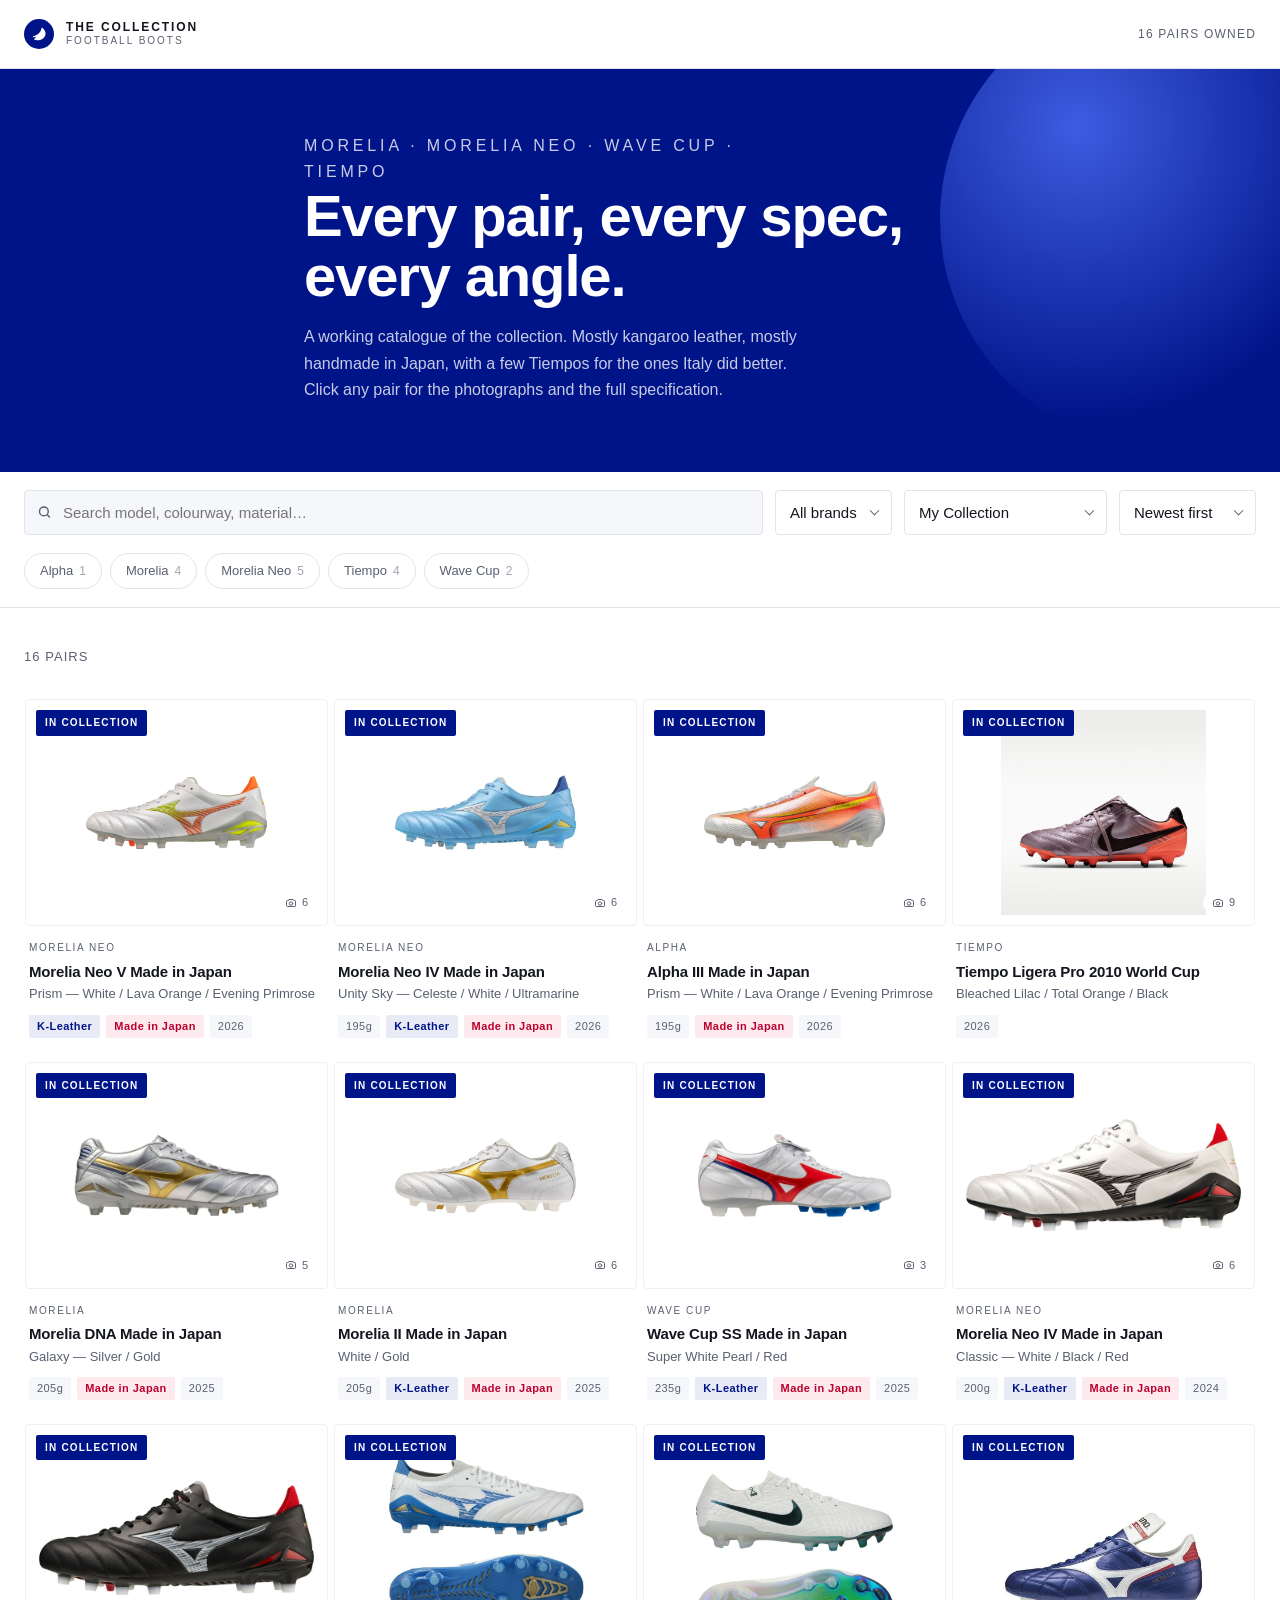
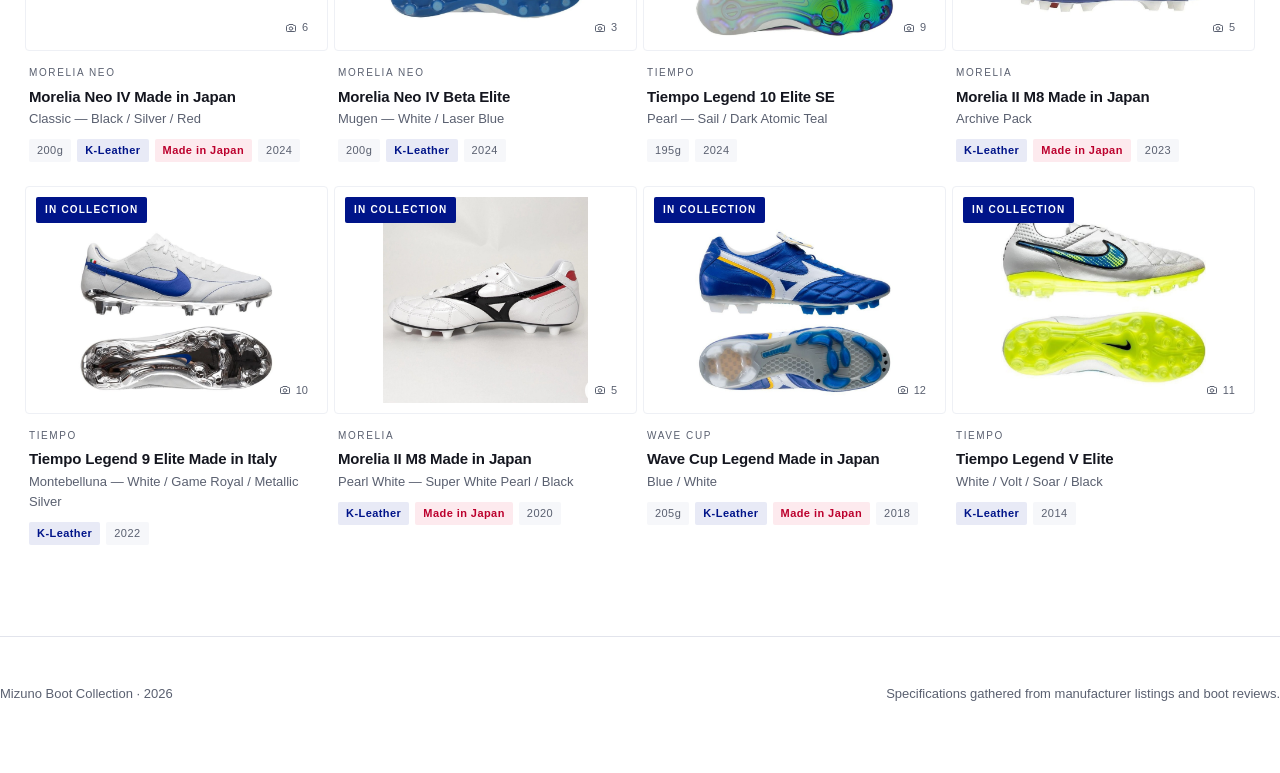
<file: index.html>
<!doctype html>
<html lang="en">
<head>
<meta charset="utf-8">
<meta name="viewport" content="width=device-width, initial-scale=1">
<title>Mizuno Boot Collection</title>
<meta name="description" content="A catalogue of a Mizuno football boot collection, with full specifications for every pair.">
<link rel="icon" href="assets/favicon.svg" type="image/svg+xml">
<meta name="theme-color" content="#001489">
<link rel="stylesheet" href="assets/css/styles.css">
</head>
<body>

<header class="masthead">
  <div class="wrap masthead__bar">
    <a class="brand" href="index.html">
      <span class="brand__mark" data-mark></span>
      <span class="brand__text">
        The Collection
        <span>Football Boots</span>
      </span>
    </a>
    <p class="masthead__count"><span data-owned-count>0 pairs</span> owned</p>
  </div>
</header>

<section class="hero">
  <div class="wrap hero__inner">
    <p class="hero__eyebrow">Morelia &middot; Morelia Neo &middot; Wave Cup &middot; Tiempo</p>
    <h1>Every pair, every spec, every angle.</h1>
    <p>
      A working catalogue of the collection. Mostly kangaroo leather, mostly
      handmade in Japan, with a few Tiempos for the ones Italy did better.
      Click any pair for the photographs and the full specification.
    </p>
  </div>
</section>

<div class="toolbar">
  <div class="wrap">
    <div class="toolbar__inner">
      <div class="search">
        <span data-search-icon></span>
        <input id="q" type="search" placeholder="Search model, colourway, material…" autocomplete="off">
      </div>

      <div class="select">
        <select id="brand" aria-label="Filter by brand">
          <option value="">All brands</option>
        </select>
      </div>

      <div class="select">
        <select id="view" aria-label="Which boots to show">
          <option value="owned">My Collection</option>
          <option value="all">Collection + Reference</option>
          <option value="ref">Reference only</option>
        </select>
      </div>

      <div class="select">
        <select id="sort" aria-label="Sort by">
          <option value="year-desc">Newest first</option>
          <option value="year-asc">Oldest first</option>
          <option value="weight-asc">Lightest first</option>
          <option value="weight-desc">Heaviest first</option>
          <option value="name">Name A–Z</option>
        </select>
      </div>
    </div>

    <div class="chips" id="chips"></div>
  </div>
</div>

<main class="wrap">
  <div class="results">
    <p class="results__count" id="count"></p>
    <button class="results__clear" id="clear" hidden>Clear filters</button>
  </div>

  <div class="grid" id="grid"></div>

  <div class="empty" id="empty" hidden>
    <h2>Nothing matches that.</h2>
    <p>Try a different search, or switch the view to include reference models that are not in the collection yet.</p>
  </div>
</main>

<footer class="foot wrap">
  <p>Mizuno Boot Collection &middot; <span data-year></span></p>
  <p>Specifications gathered from manufacturer listings and boot reviews.</p>
</footer>

<script src="data/boots.js"></script>
<script src="assets/js/common.js"></script>
<script src="assets/js/index.js"></script>
</body>
</html>
</file>
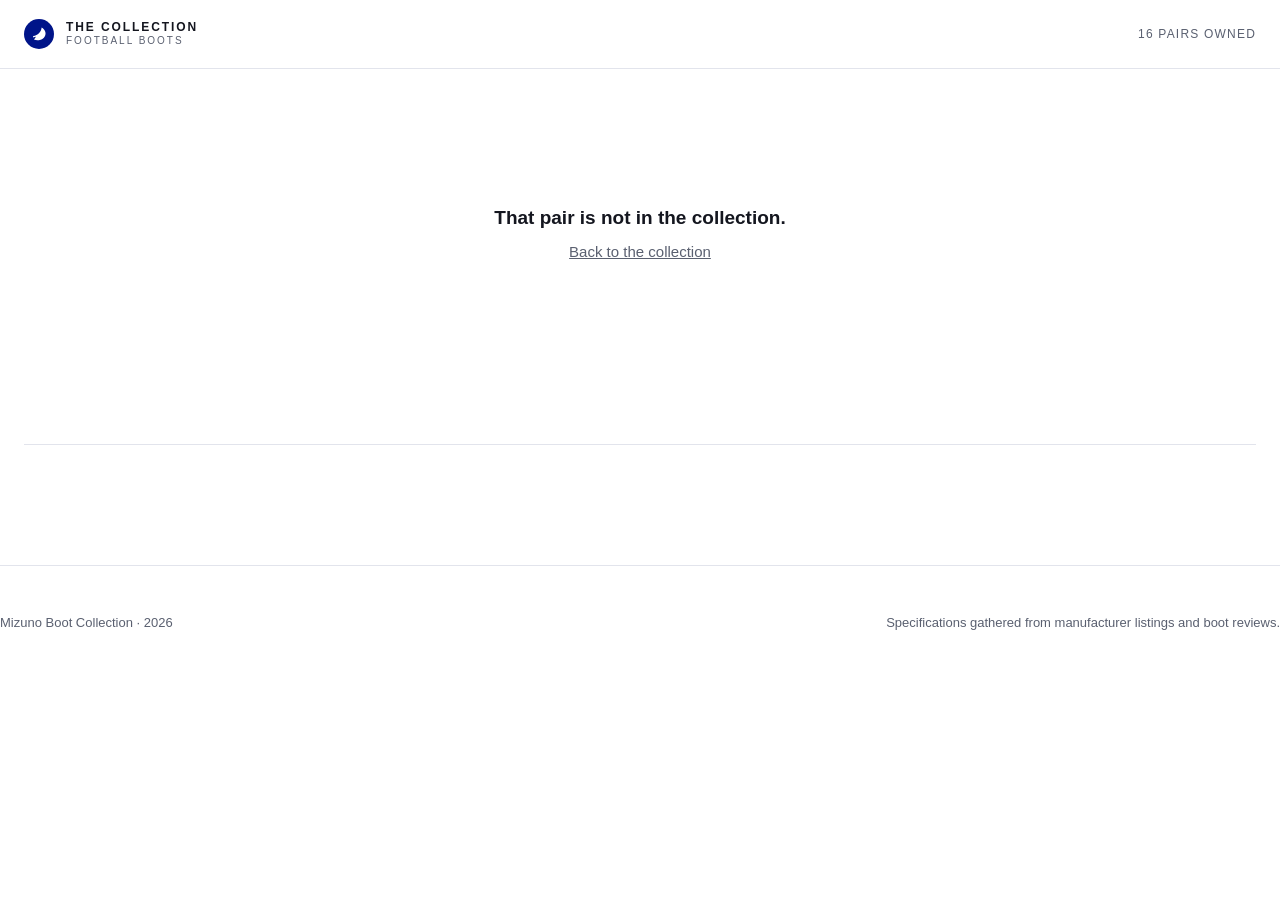
<file: boot.html>
<!doctype html>
<html lang="en">
<head>
<meta charset="utf-8">
<meta name="viewport" content="width=device-width, initial-scale=1">
<title>Boot — Mizuno Boot Collection</title>
<link rel="icon" href="assets/favicon.svg" type="image/svg+xml">
<meta name="theme-color" content="#001489">
<link rel="stylesheet" href="assets/css/styles.css">
</head>
<body>

<header class="masthead">
  <div class="wrap masthead__bar">
    <a class="brand" href="index.html">
      <span class="brand__mark" data-mark></span>
      <span class="brand__text">
        The Collection
        <span>Football Boots</span>
      </span>
    </a>
    <p class="masthead__count"><span data-owned-count>0 pairs</span> owned</p>
  </div>
</header>

<div class="wrap">
  <nav class="crumbs" id="crumbs"></nav>
</div>

<main class="wrap">
  <article class="detail" id="detail"></article>
  <nav class="pager" id="pager"></nav>
</main>

<div class="lightbox" id="lightbox" hidden>
  <button class="lightbox__close" id="lbClose" aria-label="Close"></button>
  <button class="lightbox__nav lightbox__nav--prev" id="lbPrev" aria-label="Previous image"></button>
  <!-- transparent placeholder: without a src this ships as a broken image,
       which is invisible here but shows up in any page audit -->
  <img id="lbImg" alt="" src="[data-uri]">
  <button class="lightbox__nav lightbox__nav--next" id="lbNext" aria-label="Next image"></button>
</div>

<footer class="foot wrap">
  <p>Mizuno Boot Collection &middot; <span data-year></span></p>
  <p>Specifications gathered from manufacturer listings and boot reviews.</p>
</footer>

<script src="data/boots.js"></script>
<script src="assets/js/common.js"></script>
<script src="assets/js/boot.js"></script>
</body>
</html>
</file>
<file: assets/css/styles.css>
/* ============================================================
   MIZUNO BOOT COLLECTION
   ============================================================ */

:root {
  /* Mizuno's brand palette is a single colour: blue #001489, chosen in 1993
     to stand for confidence. Everything blue below is that value or a tint
     of it, so the site never invents a second brand colour. */
  --mizuno: #001489;
  --mizuno-deep: #000b4d;   /* pressed states, lightbox ground */
  --mizuno-lift: #2b44b5;   /* hover, one step up from the brand blue */
  --mizuno-glow: #3d5ce0;   /* the hero's light source only */
  --mizuno-soft: #e8eaf6;   /* tinted surface: focus rings, K-Leather badge */

  /* The one non-Mizuno colour, and it earns its place: hinomaru red marks
     the pairs actually built in Japan. */
  --hinomaru: #bc002d;
  --hinomaru-soft: #fdeaee;

  --ink: #14161f;
  --ink-soft: #5a6070;
  --line: #e2e4ec;
  --line-soft: #eef0f5;
  --paper: #ffffff;
  --ground: #f6f7fa;

  --max: 1400px;
  --radius: 4px;
  --shadow-sm: 0 1px 2px rgba(0, 20, 137, .07);
  --shadow-md: 0 8px 30px rgba(0, 20, 137, .12);

  --sans: "Helvetica Neue", Inter, -apple-system, BlinkMacSystemFont, "Segoe UI", Arial, sans-serif;
}

* { box-sizing: border-box; }

html { -webkit-text-size-adjust: 100%; }

body {
  margin: 0;
  font-family: var(--sans);
  color: var(--ink);
  background: var(--paper);
  font-size: 15px;
  line-height: 1.55;
  -webkit-font-smoothing: antialiased;
}

img { max-width: 100%; display: block; }

/* Author rules set display on some of these elements, which would otherwise
   beat the user-agent rule for [hidden]. Make the attribute win. */
[hidden] { display: none !important; }
a { color: inherit; text-decoration: none; }
button { font: inherit; cursor: pointer; }

.wrap {
  max-width: var(--max);
  margin: 0 auto;
  padding: 0 24px;
}

/* ------------------------------------------------- header */

.masthead {
  border-bottom: 1px solid var(--line);
  background: var(--paper);
  position: sticky;
  top: 0;
  z-index: 50;
}

.masthead__bar {
  display: flex;
  align-items: center;
  justify-content: space-between;
  gap: 24px;
  height: 68px;
}

.brand {
  display: flex;
  align-items: center;
  gap: 12px;
  letter-spacing: .16em;
  text-transform: uppercase;
  font-size: 12px;
  font-weight: 700;
}

.brand__mark {
  width: 30px;
  height: 30px;
  flex: none;
  display: grid;
  place-items: center;
  background: var(--mizuno);
  color: #fff;
  border-radius: 50%;
}

.brand__mark svg { width: 17px; height: 17px; }

.brand__text { line-height: 1.25; }
.brand__text span {
  display: block;
  font-size: 10px;
  letter-spacing: .2em;
  color: var(--ink-soft);
  font-weight: 500;
}

.masthead__count {
  font-size: 12px;
  letter-spacing: .1em;
  text-transform: uppercase;
  color: var(--ink-soft);
}

/* ------------------------------------------------- hero */

.hero {
  background: var(--mizuno);
  color: #fff;
  padding: 64px 0 68px;
  position: relative;
  overflow: hidden;
}

.hero::after {
  content: "";
  position: absolute;
  right: -120px;
  top: -80px;
  width: 460px;
  height: 460px;
  border-radius: 50%;
  background: radial-gradient(circle at 30% 30%, var(--mizuno-glow), transparent 65%);
  pointer-events: none;
}

.hero__inner { position: relative; z-index: 1; max-width: 720px; }

.hero__eyebrow {
  font-size: 11px;
  letter-spacing: .24em;
  text-transform: uppercase;
  color: rgba(255, 255, 255, .62);
  margin: 0 0 18px;
}

.hero h1 {
  font-size: clamp(34px, 5.5vw, 58px);
  line-height: 1.04;
  letter-spacing: -.02em;
  margin: 0 0 18px;
  font-weight: 700;
}

.hero p {
  margin: 0;
  font-size: 16px;
  line-height: 1.65;
  color: rgba(255, 255, 255, .78);
  max-width: 56ch;
}

/* ------------------------------------------------- toolbar */

.toolbar {
  border-bottom: 1px solid var(--line);
  background: var(--paper);
  padding: 18px 0;
}

.toolbar__inner {
  display: flex;
  flex-wrap: wrap;
  align-items: center;
  gap: 12px;
}

.search {
  flex: 1 1 240px;
  min-width: 0;
  position: relative;
}

.search input {
  width: 100%;
  font: inherit;
  padding: 10px 14px 10px 38px;
  border: 1px solid var(--line);
  border-radius: var(--radius);
  background: var(--ground);
  color: var(--ink);
  outline: none;
}

.search input:focus {
  border-color: var(--mizuno);
  background: var(--paper);
  box-shadow: 0 0 0 3px var(--mizuno-soft);
}

.search svg {
  position: absolute;
  left: 13px;
  top: 50%;
  transform: translateY(-50%);
  width: 15px;
  height: 15px;
  color: var(--ink-soft);
  pointer-events: none;
}

.select {
  position: relative;
  flex: none;
}

.select select {
  appearance: none;
  font: inherit;
  padding: 10px 34px 10px 14px;
  border: 1px solid var(--line);
  border-radius: var(--radius);
  background: var(--paper);
  color: var(--ink);
  outline: none;
  cursor: pointer;
}

.select select:focus {
  border-color: var(--mizuno);
  box-shadow: 0 0 0 3px var(--mizuno-soft);
}

.select::after {
  content: "";
  position: absolute;
  right: 14px;
  top: 50%;
  width: 6px;
  height: 6px;
  border-right: 1.5px solid var(--ink-soft);
  border-bottom: 1.5px solid var(--ink-soft);
  transform: translateY(-70%) rotate(45deg);
  pointer-events: none;
}

/* ------------------------------------------------- filter chips */

.chips {
  display: flex;
  flex-wrap: wrap;
  gap: 8px;
  padding: 18px 0 0;
}

.chip {
  border: 1px solid var(--line);
  background: var(--paper);
  border-radius: 100px;
  padding: 7px 15px;
  font-size: 13px;
  color: var(--ink-soft);
  transition: all .14s ease;
  white-space: nowrap;
}

.chip:hover { border-color: var(--ink-soft); color: var(--ink); }

.chip[aria-pressed="true"] {
  background: var(--mizuno);
  border-color: var(--mizuno);
  color: #fff;
}

.chip__n {
  font-variant-numeric: tabular-nums;
  opacity: .55;
  margin-left: 6px;
  font-size: 12px;
}

/* ------------------------------------------------- results bar */

.results {
  display: flex;
  align-items: baseline;
  justify-content: space-between;
  gap: 16px;
  padding: 26px 0 18px;
  flex-wrap: wrap;
}

.results__count {
  font-size: 13px;
  letter-spacing: .08em;
  text-transform: uppercase;
  color: var(--ink-soft);
}

.results__clear {
  border: 0;
  background: none;
  padding: 0;
  font-size: 13px;
  color: var(--mizuno);
  text-decoration: underline;
  text-underline-offset: 3px;
}

/* ------------------------------------------------- grid */

.grid {
  display: grid;
  grid-template-columns: repeat(auto-fill, minmax(258px, 1fr));
  gap: 4px 4px;
  padding-bottom: 72px;
}

.card {
  display: flex;
  flex-direction: column;
  background: var(--paper);
  border: 1px solid transparent;
  border-radius: var(--radius);
  padding: 0 0 18px;
  transition: border-color .16s ease, box-shadow .16s ease, transform .16s ease;
  position: relative;
}

.card:hover {
  border-color: var(--line);
  box-shadow: var(--shadow-md);
  transform: translateY(-2px);
  z-index: 2;
}

.card__media {
  position: relative;
  aspect-ratio: 4 / 3;
  /* White, because the product shots are cut out on white and any tint
     would show their edges as a visible rectangle. */
  background: #fff;
  border: 1px solid var(--line-soft);
  border-radius: var(--radius);
  overflow: hidden;
  margin-bottom: 14px;
}

/* Product photography arrives at every aspect ratio and is usually shot on
   white, so fit the whole boot in the frame rather than cropping it. */
.card__media img {
  width: 100%;
  height: 100%;
  object-fit: contain;
  padding: 10px;
  transition: opacity .25s ease, transform .5s ease;
}

.card__media img.is-alt { position: absolute; inset: 0; opacity: 0; }
.card:hover .card__media img.is-alt { opacity: 1; }
.card:hover .card__media img.is-main { transform: scale(1.02); }

.card__flag {
  position: absolute;
  left: 10px;
  top: 10px;
  z-index: 2;
  font-size: 10px;
  letter-spacing: .12em;
  text-transform: uppercase;
  font-weight: 700;
  padding: 5px 9px;
  border-radius: 2px;
  background: var(--mizuno);
  color: #fff;
}

.card__flag--ref { background: #fff; color: var(--ink-soft); border: 1px solid var(--line); }

.card__shots {
  position: absolute;
  right: 10px;
  bottom: 10px;
  z-index: 2;
  display: flex;
  align-items: center;
  gap: 5px;
  font-size: 11px;
  color: var(--ink-soft);
  background: rgba(255, 255, 255, .92);
  border-radius: 100px;
  padding: 4px 9px;
}

.card__shots svg { width: 12px; height: 12px; }

.card__body { padding: 0 4px; }

.card__line {
  font-size: 10px;
  letter-spacing: .16em;
  text-transform: uppercase;
  color: var(--ink-soft);
  margin: 0 0 6px;
}

.card__name {
  font-size: 15px;
  font-weight: 600;
  letter-spacing: -.01em;
  margin: 0 0 3px;
  line-height: 1.3;
}

.card__colorway {
  font-size: 13px;
  color: var(--ink-soft);
  margin: 0 0 10px;
  min-height: 20px;
}

.card__meta {
  display: flex;
  flex-wrap: wrap;
  gap: 6px;
}

.tag {
  font-size: 11px;
  letter-spacing: .04em;
  padding: 3px 8px;
  border-radius: 2px;
  background: var(--ground);
  color: var(--ink-soft);
  white-space: nowrap;
}

.tag--mij { background: var(--hinomaru-soft); color: var(--hinomaru); font-weight: 600; }
.tag--k { background: var(--mizuno-soft); color: var(--mizuno); font-weight: 600; }

/* ------------------------------------------------- placeholder art */

.ph {
  width: 100%;
  height: 100%;
  display: grid;
  place-items: center;
  background:
    linear-gradient(135deg, #f2f4f7 0%, #e8ebf0 100%);
  position: relative;
}

.ph svg { width: 54%; max-width: 190px; opacity: .3; color: var(--mizuno); }

.ph__label {
  position: absolute;
  bottom: 12px;
  left: 0;
  right: 0;
  text-align: center;
  font-size: 10px;
  letter-spacing: .18em;
  text-transform: uppercase;
  color: #aab2c0;
}

/* ------------------------------------------------- empty state */

.empty {
  padding: 90px 20px 120px;
  text-align: center;
  color: var(--ink-soft);
}

.empty h2 {
  font-size: 19px;
  color: var(--ink);
  margin: 0 0 8px;
  font-weight: 600;
}

.empty p { margin: 0 auto; max-width: 44ch; }

/* ============================================================
   DETAIL PAGE
   ============================================================ */

.crumbs {
  padding: 22px 0;
  font-size: 13px;
  color: var(--ink-soft);
  display: flex;
  align-items: center;
  gap: 8px;
}

.crumbs a:hover { color: var(--mizuno); text-decoration: underline; text-underline-offset: 3px; }
.crumbs span { opacity: .5; }

.detail {
  display: grid;
  grid-template-columns: minmax(0, 1.25fr) minmax(0, 1fr);
  gap: 56px;
  padding-bottom: 40px;
  align-items: start;
}

/* ------------- gallery ------------- */

.gallery { position: sticky; top: 92px; min-width: 0; }

.stage {
  position: relative;
  aspect-ratio: 4 / 3;
  background: #fff;
  border: 1px solid var(--line-soft);
  border-radius: var(--radius);
  overflow: hidden;
}

.stage img {
  width: 100%;
  height: 100%;
  object-fit: contain;
  padding: 20px;
}

.stage__nav {
  position: absolute;
  top: 50%;
  transform: translateY(-50%);
  width: 40px;
  height: 40px;
  border-radius: 50%;
  border: 1px solid var(--line);
  background: rgba(255, 255, 255, .94);
  color: var(--ink);
  display: grid;
  place-items: center;
  box-shadow: var(--shadow-sm);
  transition: all .14s ease;
  z-index: 3;
}

.stage__nav:hover { background: #fff; border-color: var(--ink-soft); transform: translateY(-50%) scale(1.06); }
.stage__nav[disabled] { opacity: 0; pointer-events: none; }
.stage__nav svg { width: 15px; height: 15px; }
.stage__nav--prev { left: 14px; }
.stage__nav--next { right: 14px; }

.stage__counter {
  position: absolute;
  right: 14px;
  bottom: 14px;
  z-index: 3;
  font-size: 12px;
  font-variant-numeric: tabular-nums;
  background: rgba(255, 255, 255, .94);
  border-radius: 100px;
  padding: 5px 12px;
  color: var(--ink-soft);
}

.thumbs {
  display: flex;
  gap: 8px;
  margin-top: 10px;
  overflow-x: auto;
  padding-bottom: 4px;
  scrollbar-width: thin;
}

.thumb {
  flex: none;
  width: 82px;
  aspect-ratio: 1;
  border-radius: var(--radius);
  overflow: hidden;
  border: 2px solid var(--line-soft);
  background: #fff;
  padding: 0;
  transition: border-color .14s ease;
}

.thumb img { width: 100%; height: 100%; object-fit: contain; padding: 5px; }
.thumb:hover { border-color: var(--line); }
.thumb[aria-current="true"] { border-color: var(--mizuno); }

.gallery__note {
  margin: 12px 0 0;
  font-size: 12px;
  color: #9aa3b2;
  letter-spacing: .01em;
}

/* ------------- info column ------------- */

.info__line {
  font-size: 11px;
  letter-spacing: .2em;
  text-transform: uppercase;
  color: var(--ink-soft);
  margin: 0 0 10px;
}

.info h1 {
  font-size: clamp(26px, 3.4vw, 38px);
  line-height: 1.1;
  letter-spacing: -.02em;
  margin: 0 0 8px;
  font-weight: 700;
}

.info__colorway {
  font-size: 16px;
  color: var(--ink-soft);
  margin: 0 0 20px;
}

.info__tags {
  display: flex;
  flex-wrap: wrap;
  gap: 7px;
  margin-bottom: 26px;
}

.info__desc {
  font-size: 15.5px;
  line-height: 1.72;
  color: #333a48;
  margin: 0 0 32px;
  padding-bottom: 32px;
  border-bottom: 1px solid var(--line);
}

.block { margin-bottom: 34px; }

.block h2 {
  font-size: 11px;
  letter-spacing: .2em;
  text-transform: uppercase;
  color: var(--ink-soft);
  margin: 0 0 16px;
  font-weight: 700;
}

.specs { width: 100%; border-collapse: collapse; }

.specs tr { border-bottom: 1px solid var(--line-soft); }
.specs tr:first-child { border-top: 1px solid var(--line-soft); }

.specs th {
  text-align: left;
  font-weight: 500;
  color: var(--ink-soft);
  padding: 12px 16px 12px 0;
  width: 40%;
  vertical-align: top;
  font-size: 14px;
}

.specs td {
  padding: 12px 0;
  vertical-align: top;
  font-size: 14px;
}

.techlist { list-style: none; margin: 0; padding: 0; }

.techlist li {
  position: relative;
  padding: 0 0 0 22px;
  margin-bottom: 10px;
  font-size: 14.5px;
  line-height: 1.6;
}

.techlist li::before {
  content: "";
  position: absolute;
  left: 2px;
  top: 9px;
  width: 5px;
  height: 5px;
  border-radius: 50%;
  background: var(--mizuno);
}

.notes {
  background: var(--ground);
  border-left: 3px solid var(--mizuno);
  border-radius: 0 var(--radius) var(--radius) 0;
  padding: 20px 22px;
  font-size: 14.5px;
  line-height: 1.7;
  white-space: pre-line;
}

.notes--empty { color: #9aa3b2; font-style: italic; border-left-color: var(--line); }

/* ------------- pager ------------- */

.pager {
  display: grid;
  grid-template-columns: 1fr 1fr;
  gap: 4px;
  border-top: 1px solid var(--line);
  margin-top: 20px;
  padding: 40px 0 80px;
}

.pager a {
  display: flex;
  align-items: center;
  gap: 14px;
  padding: 18px;
  border: 1px solid var(--line);
  border-radius: var(--radius);
  transition: all .15s ease;
}

.pager a:hover { border-color: var(--mizuno); box-shadow: var(--shadow-sm); }
.pager a.is-next { flex-direction: row-reverse; text-align: right; }

.pager__thumb {
  width: 58px;
  height: 58px;
  flex: none;
  border-radius: 3px;
  overflow: hidden;
  background: var(--ground);
}

.pager__thumb img { width: 100%; height: 100%; object-fit: contain; padding: 4px; }
.pager__dir {
  font-size: 10px;
  letter-spacing: .16em;
  text-transform: uppercase;
  color: var(--ink-soft);
  margin: 0 0 3px;
}
.pager__name { font-size: 14px; font-weight: 600; margin: 0; line-height: 1.35; }

/* ------------------------------------------------- lightbox */

.lightbox {
  position: fixed;
  inset: 0;
  z-index: 200;
  background: rgba(0, 11, 77, .96);
  display: grid;
  place-items: center;
  padding: 40px;
}

.lightbox[hidden] { display: none; }
.lightbox img { max-width: 100%; max-height: 86vh; object-fit: contain; border-radius: var(--radius); }

.lightbox__close {
  position: absolute;
  top: 20px;
  right: 24px;
  width: 44px;
  height: 44px;
  border-radius: 50%;
  border: 1px solid rgba(255, 255, 255, .25);
  background: transparent;
  color: #fff;
  display: grid;
  place-items: center;
}

.lightbox__close:hover { background: rgba(255, 255, 255, .12); }
.lightbox__close svg { width: 18px; height: 18px; }

.lightbox__nav {
  position: absolute;
  top: 50%;
  transform: translateY(-50%);
  width: 48px;
  height: 48px;
  border-radius: 50%;
  border: 1px solid rgba(255, 255, 255, .25);
  background: transparent;
  color: #fff;
  display: grid;
  place-items: center;
}

.lightbox__nav:hover { background: rgba(255, 255, 255, .12); }
.lightbox__nav svg { width: 18px; height: 18px; }
.lightbox__nav--prev { left: 24px; }
.lightbox__nav--next { right: 24px; }

/* ------------------------------------------------- footer */

.foot {
  border-top: 1px solid var(--line);
  padding: 34px 0 56px;
  font-size: 13px;
  color: var(--ink-soft);
  display: flex;
  justify-content: space-between;
  gap: 20px;
  flex-wrap: wrap;
}

/* ------------------------------------------------- responsive */

@media (max-width: 960px) {
  /* minmax(0, 1fr), not 1fr: a bare 1fr track refuses to shrink below its
     content, so the scrolling thumbnail rail would widen the whole page. */
  .detail { grid-template-columns: minmax(0, 1fr); gap: 34px; }
  .gallery { position: static; }
}

@media (max-width: 640px) {
  .wrap { padding: 0 16px; }
  .hero { padding: 44px 0 48px; }
  .grid { grid-template-columns: repeat(auto-fill, minmax(158px, 1fr)); gap: 18px 12px; }
  .card__media { margin-bottom: 10px; }
  .card__name { font-size: 14px; }
  .pager { grid-template-columns: 1fr; }
  .masthead__count { display: none; }
  .toolbar__inner > .select { flex: 1 1 auto; }
  .toolbar__inner > .select select { width: 100%; }
}

@media (prefers-reduced-motion: reduce) {
  * { transition: none !important; animation: none !important; }
}

/* ============================================================
   BRAND POLISH
   Hover and focus states, all drawn from the single Mizuno blue.
   ============================================================ */

.results__clear:hover { color: var(--mizuno-lift); }

.chip[aria-pressed="true"]:hover {
  background: var(--mizuno-deep);
  border-color: var(--mizuno-deep);
}

.card:hover { border-color: var(--mizuno-soft); }

.stage__nav:hover {
  border-color: var(--mizuno);
  color: var(--mizuno);
}

.thumb:hover { border-color: var(--mizuno-soft); }

.pager a:hover .pager__name { color: var(--mizuno); }

/* Keyboard users get an unmistakable ring; mouse users never see it. */
a:focus-visible,
button:focus-visible,
select:focus-visible,
input:focus-visible {
  outline: 2px solid var(--mizuno);
  outline-offset: 2px;
  border-radius: 2px;
}

::selection {
  background: var(--mizuno);
  color: #fff;
}
</file>
